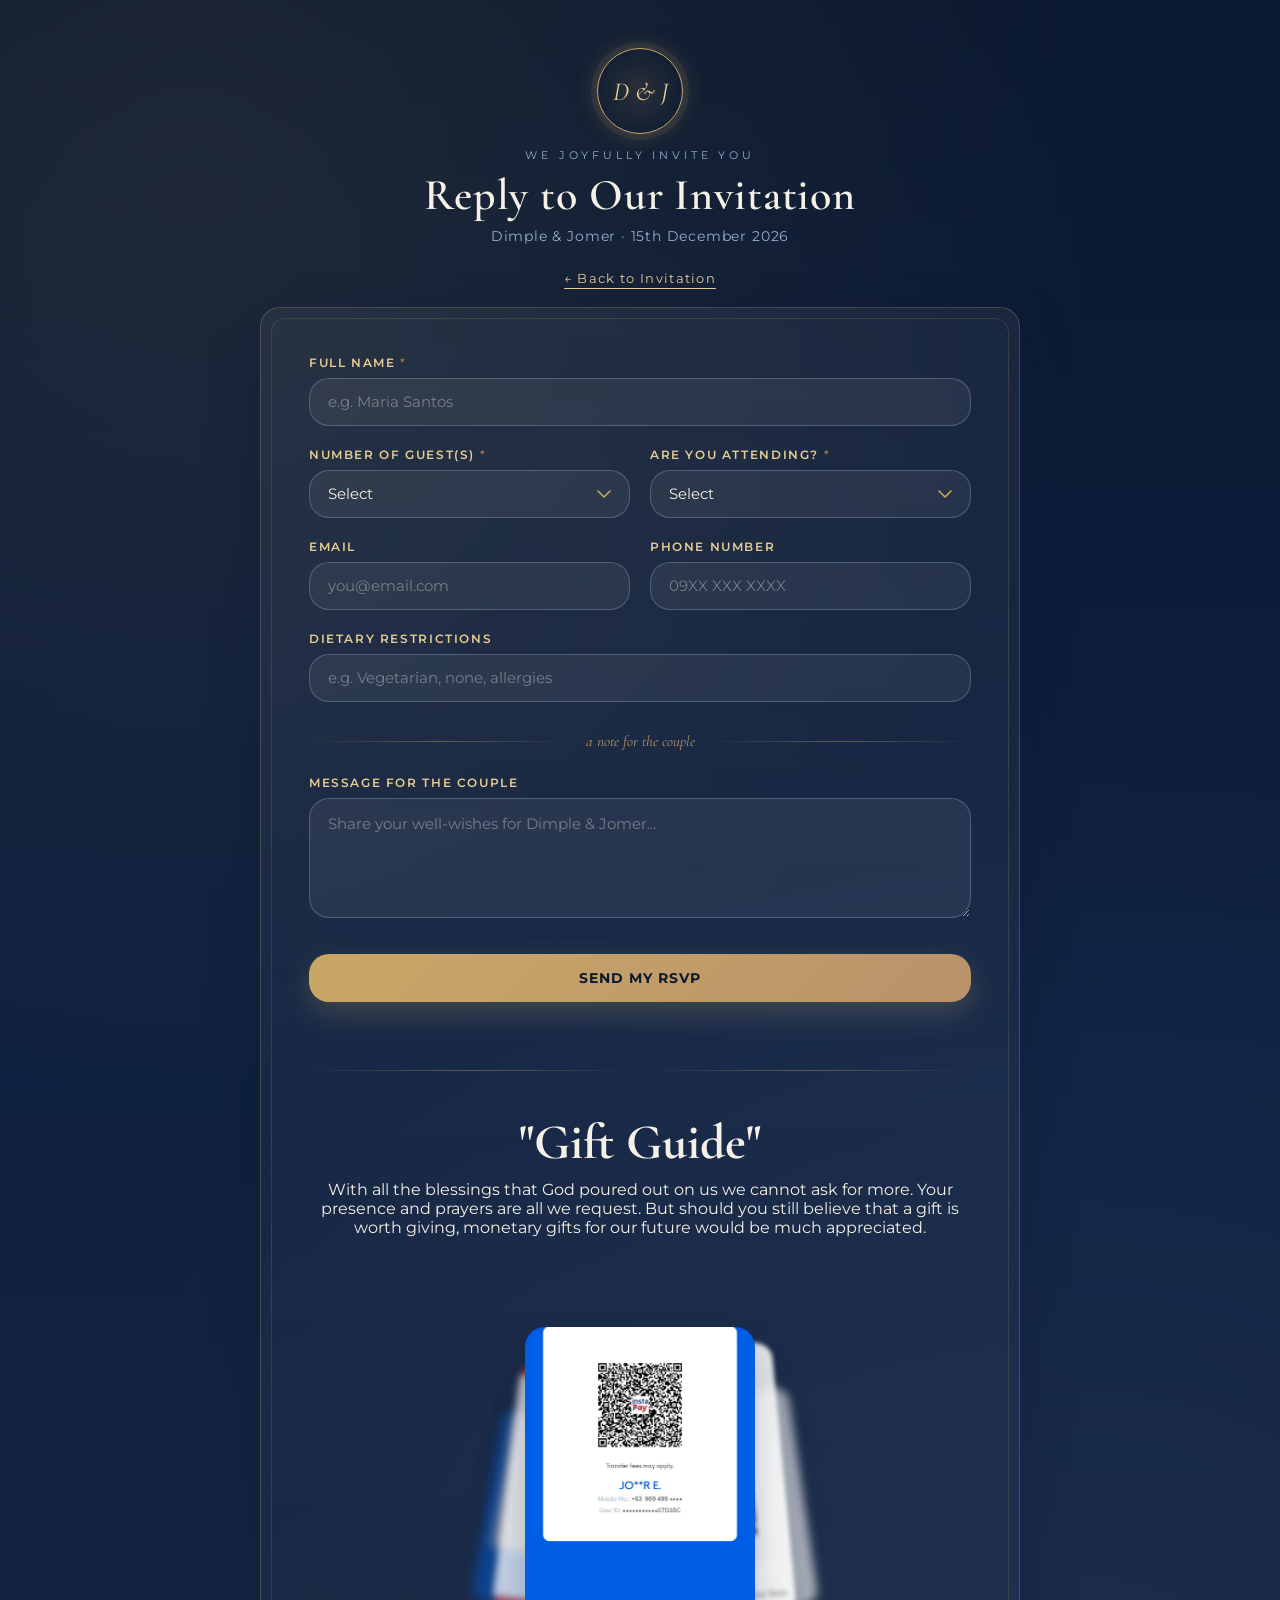
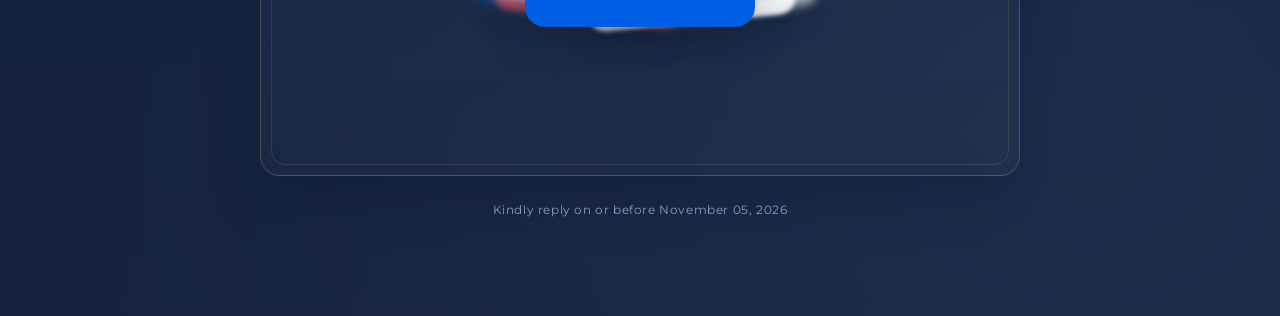
<file: rsvp.html>
<!DOCTYPE html>
<html lang="en">
<head>
<meta charset="UTF-8">
<meta name="viewport" content="width=device-width, initial-scale=1.0">
<title>RSVP — Dimple & Jomer</title>
<link rel="preconnect" href="https://fonts.googleapis.com">
<link href="https://fonts.googleapis.com/css2?family=Montserrat:wght@300;400;500;600;700;800&family=Cormorant+Garamond:ital,wght@0,500;0,600;1,500&display=swap" rel="stylesheet">
    <link rel="stylesheet" href="rsvp.css">
</head>
<body>

<div class="decor" id="decor"></div>

<div class="wrap">
  <div class="crest">
    <div class="monogram">D&nbsp;&amp;&nbsp;J</div>
    <div class="eyebrow">We Joyfully Invite You</div>
    <h1>Reply to Our Invitation</h1>
    <div class="sub">Dimple &amp; Jomer · 15th December 2026</div>
    <a class="back-link" href="index.html">&larr; Back to Invitation</a>
  </div>

  <form class="card" id="rsvpForm" novalidate>

    <div class="field">
      <label for="fullName">Full Name <span class="required">*</span></label>
      <input type="text" id="fullName" name="fullName" placeholder="e.g. Maria Santos" required>
    </div>

    <div class="row2">
      <div class="field">
        <label for="numGuests">Number of Guest(s) <span class="required">*</span></label>
        <select id="numGuests" name="numGuests" required>
          <option value="" disabled selected>Select</option>
          <option value="1">None</option>
          <option value="2">1</option>
          <option value="3">2</option>
          <option value="4">3</option>
          <option value="5">4</option>
          <option value="6">5</option>
        </select>
      </div>
      <div class="field">
        <label for="attending">Are you attending? <span class="required">*</span></label>
        <select id="attending" name="attending" required>
          <option value="" disabled selected>Select</option>
          <option value="Yes, I'll be there.">Yes, I'll be there.</option>
          <option value="No, I can't make it.">No, I can't make it.</option>
        </select>
      </div>
    </div>

    <div class="row2">
      <div class="field">
        <label for="email">Email</label>
        <input type="email" id="email" name="email" placeholder="you@email.com">
      </div>
      <div class="field">
        <label for="phone">Phone Number</label>
        <input type="tel" id="phone" name="phone" placeholder="09XX XXX XXXX">
      </div>
    </div>

    <div class="field">
      <label for="diet">Dietary Restrictions</label>
      <input type="text" id="diet" name="diet" placeholder="e.g. Vegetarian, none, allergies">
    </div>

    <div class="divider">a note for the couple</div>

    <div class="field">
      <label for="message">Message for the Couple</label>
      <textarea id="message" name="message" placeholder="Share your well-wishes for Dimple & Jomer..."></textarea>
    </div>

    <button type="submit" class="submit-btn" id="submitBtn">Send My RSVP</button>
    <div class="status-msg" id="statusMsg"></div>
<!-- ============================================================
     PRENUP GALLERY
     ============================================================ -->
     <div class="divider reveal"></div>
     <section class="prenup-section">
      <h2 class="section-title reveal">"Gift Guide"</h2>
      <span class="eyebrow reveal">With all the blessings that God poured out on us we cannot ask for more. 
        Your presence and prayers are all we request. 
        But should you still believe that a gift is worth giving, 
        monetary gifts for our future would be much appreciated.</span>

      <div class="prenup-stage reveal-scale" id="prenupStage"></div>

    </section>
</div>

  </form>

  <div class="footer-note">Kindly reply on or before November 05, 2026</div>
<br>

<!-- success modal -->
<div class="success-overlay" id="successOverlay">
  <div class="success-box">
    <div class="icon">✦</div>
    <h3>Thank You!</h3>
    <p>Your RSVP has been received with love. We can't wait to celebrate this day with you.</p>
    <button id="closeSuccess">Close</button>
  </div>
</div>
</body>
    <script src="rsvp.js"></script>
</html>
</file>
<file: rsvp.css>
:root{
    --navy:#0f2140;
    --navy-deep:#0a1830;
    --blue:#4d6f9c;
    --blue-soft:#93aecb;
    --brown:#7a5a3a;
    --brown-soft:#b9926a;
    --cream:#f6f1e7;
    --cream-dim:#eee6d6;
    --gold:#c9a866;
    --gold-bright:#e6cd94;
    --white:#ffffff;
    --radius:20px;
    --shadow: 0 20px 50px rgba(10,24,48,.35);
  }

  *{box-sizing:border-box;}
  html,body{margin:0;padding:0;}
  body{
    font-family:'Montserrat', Arial, sans-serif;
    background:
      radial-gradient(circle at 15% 10%, rgba(201,168,102,.10), transparent 45%),
      radial-gradient(circle at 85% 90%, rgba(77,111,156,.14), transparent 50%),
      linear-gradient(180deg, var(--navy-deep) 0%, var(--navy) 55%, #16233d 100%);
    min-height:100vh;
    color:var(--cream);
    position:relative;
    overflow-x:hidden;
    padding:48px 16px 80px;
  }

  /* ---------- floating decorative elements ---------- */
  .decor{
    position:fixed; inset:0; pointer-events:none; z-index:0; overflow:hidden;
  }
  .petal, .confetti, .rose{
    position:absolute; top:-8%; opacity:.85; will-change:transform;
    animation:fall linear infinite;
  }
  .petal{
    width:16px;height:16px;
    background:radial-gradient(circle at 30% 30%, #e8b3ac, #c0483f 70%);
    border-radius:0 60% 0 60%;
    filter:drop-shadow(0 2px 4px rgba(0,0,0,.25));
  }
  .confetti{
    width:8px;height:14px;
    background:var(--gold-bright);
    border-radius:2px;
  }
  .rose{
    width:22px;height:22px;
  }
  .rose svg{width:100%;height:100%;}

  @keyframes fall{
    0%{ transform:translateY(-10vh) translateX(0) rotate(0deg); }
    100%{ transform:translateY(110vh) translateX(var(--drift,40px)) rotate(360deg); }
  }
  @keyframes sway{
    0%,100%{ margin-left:0; }
    50%{ margin-left:30px; }
  }

  /* ---------- layout ---------- */
  .wrap{
    max-width:760px;
    margin:0 auto;
    position:relative;
    z-index:2;
  }

  .crest{
    text-align:center;
    margin-bottom:18px;
    opacity:0;
    animation:fadeDown 1s ease forwards;
  }
  .crest .monogram{
    width:86px;height:86px;
    margin:0 auto 14px;
    border-radius:50%;
    border:1.5px solid var(--gold);
    display:flex;align-items:center;justify-content:center;
    font-family:'Cormorant Garamond', serif;
    font-style:italic;
    font-size:26px;
    color:var(--gold-bright);
    background: radial-gradient(circle, rgba(201,168,102,.12), transparent 70%);
    box-shadow:0 0 0 6px rgba(201,168,102,.08), 0 0 25px rgba(201,168,102,.25);
    animation:glow 3.5s ease-in-out infinite;
  }
  @keyframes glow{
    0%,100%{ box-shadow:0 0 0 6px rgba(201,168,102,.08), 0 0 18px rgba(201,168,102,.2); }
    50%{ box-shadow:0 0 0 8px rgba(201,168,102,.14), 0 0 32px rgba(201,168,102,.4); }
  }
  .crest .eyebrow{
    letter-spacing:.35em;
    font-size:11px;
    color:var(--blue-soft);
    text-transform:uppercase;
    margin-bottom:6px;
  }
  .crest h1{
    font-family:'Cormorant Garamond', serif;
    font-weight:600;
    font-size:clamp(30px,5vw,44px);
    margin:0 0 6px;
    color:var(--cream);
    letter-spacing:.02em;
  }
  .crest .sub{
    color:var(--blue-soft);
    font-size:13.5px;
    letter-spacing:.06em;
  }

  @keyframes fadeDown{
    from{opacity:0; transform:translateY(-16px);}
    to{opacity:1; transform:translateY(0);}
  }
  @keyframes fadeUp{
    from{opacity:0; transform:translateY(28px);}
    to{opacity:1; transform:translateY(0);}
  }

  .card{
    background:linear-gradient(180deg, rgba(255,255,255,.05), rgba(255,255,255,.02));
    border:1px solid rgba(201,168,102,.28);
    border-radius:var(--radius);
    padding:clamp(24px,5vw,48px);
    backdrop-filter:blur(6px);
    box-shadow:var(--shadow);
    position:relative;
    opacity:0;
    animation:fadeUp .9s ease .25s forwards;
  }
  .card::before{
    content:"";
    position:absolute; inset:10px;
    border:1px solid rgba(201,168,102,.18);
    border-radius:14px;
    pointer-events:none;
  }

  .field{
    margin-bottom:22px;
    position:relative;
  }
  .field label{
    display:block;
    font-size:11.5px;
    letter-spacing:.14em;
    text-transform:uppercase;
    color:var(--gold-bright);
    margin-bottom:8px;
    font-weight:600;
  }
  .field .required{ color:var(--brown-soft); font-weight:400; }

  input[type="text"],
  input[type="email"],
  input[type="tel"],
  select,
  textarea{
    width:100%;
    background:rgba(246,241,231,.06);
    border:1px solid rgba(147,174,203,.35);
    border-radius:var(--radius);
    padding:14px 18px;
    color:var(--cream);
    font-family:'Montserrat', Arial, sans-serif;
    font-size:14.5px;
    outline:none;
    transition:border-color .25s ease, box-shadow .25s ease, background .25s ease;
  }
  textarea{ resize:vertical; min-height:120px; line-height:1.6; }

  input::placeholder, textarea::placeholder{ color:rgba(246,241,231,.38); }

  input:focus, select:focus, textarea:focus{
    border-color:var(--gold);
    background:rgba(246,241,231,.1);
    box-shadow:0 0 0 3px rgba(201,168,102,.18);
  }

  select{
    appearance:none;
    -webkit-appearance:none;
    background-image:url("data:image/svg+xml;utf8,<svg xmlns='http://www.w3.org/2000/svg' width='14' height='9' viewBox='0 0 14 9'><path d='M1 1l6 6 6-6' stroke='%23c9a866' stroke-width='1.6' fill='none' stroke-linecap='round' stroke-linejoin='round'/></svg>");
    background-repeat:no-repeat;
    background-position:right 18px center;
    padding-right:42px;
    cursor:pointer;
  }
  select option{ background:var(--navy); color:var(--cream); }

  .row2{
    display:grid;
    grid-template-columns:1fr 1fr;
    gap:20px;
  }
  @media (max-width:600px){
    .row2{ grid-template-columns:1fr; }
  }

  .divider{
    display:flex; align-items:center; gap:14px;
    margin:30px 0 26px;
    color:var(--brown-soft);
    font-family:'Cormorant Garamond', serif;
    font-style:italic;
    font-size:15px;
  }
  .divider::before, .divider::after{
    content:""; flex:1; height:1px;
    background:linear-gradient(90deg, transparent, rgba(201,168,102,.4), transparent);
  }

  .submit-btn{
    width:100%;
    margin-top:10px;
    padding:16px 20px;
    border:none;
    border-radius:var(--radius);
    background:linear-gradient(135deg, var(--gold), var(--brown-soft));
    color:var(--navy-deep);
    font-family:'Montserrat', Arial, sans-serif;
    font-weight:700;
    letter-spacing:.08em;
    text-transform:uppercase;
    font-size:13.5px;
    cursor:pointer;
    position:relative;
    overflow:hidden;
    transition:transform .2s ease, box-shadow .2s ease;
    box-shadow:0 10px 30px rgba(201,168,102,.25);
  }
  .submit-btn:hover{ transform:translateY(-2px); box-shadow:0 14px 34px rgba(201,168,102,.4); }
  .submit-btn:active{ transform:translateY(0); }
  .submit-btn:disabled{ opacity:.6; cursor:wait; transform:none; }

  .status-msg{
    margin-top:18px;
    text-align:center;
    font-size:13.5px;
    letter-spacing:.03em;
    min-height:20px;
    opacity:0;
    transition:opacity .35s ease;
  }
  .status-msg.show{ opacity:1; }
  .status-msg.ok{ color:#bfe0b0; }
  .status-msg.err{ color:#e0a6a1; }

  .footer-note{
    text-align:center;
    margin-top:26px;
    font-size:12px;
    color:var(--blue-soft);
    letter-spacing:.05em;
    opacity:0;
    animation:fadeUp .9s ease .5s forwards;
  }

  /* success overlay */
  .success-overlay{
    position:fixed; inset:0; z-index:50;
    background:rgba(10,24,48,.92);
    display:flex; align-items:center; justify-content:center;
    opacity:0; pointer-events:none;
    transition:opacity .4s ease;
    padding:20px;
  }
  .success-overlay.show{ opacity:1; pointer-events:auto; }
  .success-box{
    text-align:center;
    max-width:420px;
    padding:40px 30px;
    border:1px solid rgba(201,168,102,.4);
    border-radius:var(--radius);
    background:linear-gradient(180deg, rgba(255,255,255,.05), rgba(255,255,255,.02));
    transform:scale(.9);
    transition:transform .4s ease;
  }
  .success-overlay.show .success-box{ transform:scale(1); }
  .success-box .icon{
    font-size:38px; margin-bottom:14px; color:var(--gold-bright);
  }
  .success-box h3{
    font-family:'Cormorant Garamond', serif;
    font-size:26px; margin:0 0 10px; color:var(--cream);
  }
  .success-box p{ color:var(--blue-soft); font-size:13.5px; line-height:1.6; margin:0 0 20px;}
  .success-box button{
    background:none; border:1px solid var(--gold); color:var(--gold-bright);
    padding:10px 26px; border-radius:var(--radius); cursor:pointer;
    letter-spacing:.08em; font-size:12px; text-transform:uppercase;
    font-family:'Montserrat', Arial, sans-serif;
    transition:background .2s ease;
  }
  .success-box button:hover{ background:rgba(201,168,102,.15); }

  .back-link{
  display:inline-block;margin-top:26px;color:var(--gold-bright);text-decoration:none;
  font-size:.82rem;letter-spacing:.1em;border-bottom:1px solid var(--gold-bright);padding-bottom:2px;
}


/* =========================================================
   PRENUP GALLERY
   ========================================================= */
.prenup-section{background:linear-gradient(180deg,var(--cream-white),var(--cream));text-align:center;}
.prenup-stage{
  position:relative;width:100%;max-width:520px;height:440px;margin:20px auto 30px;
}
.prenup-photo{
  position:absolute;top:50%;left:50%;width:230px;height:300px;border-radius:var(--radius);
  overflow:hidden;box-shadow:0 20px 40px -14px rgba(15,27,51,.5);border:4px solid var(--cream-white);
  transition:transform .7s cubic-bezier(.22,1,.36,1), filter .7s ease, opacity .7s ease, z-index 0s;
  cursor:pointer;
}
.prenup-photo img{width:100%;height:100%;object-fit:cover;}
.prenup-hint{
  color:var(--brown);font-size:.85rem;letter-spacing:.05em;margin-top:6px;font-weight:500;
}
.gallery-btn-wrap{margin-top:18px;}

.section-title {
  text-align: center;
  font-size: clamp(2rem,4vw,3.1rem);
  margin-bottom: 8px;
  color: var(--cream);
  font-family: 'Cormorant Garamond', 'Montserrat', serif;
}
</file>
